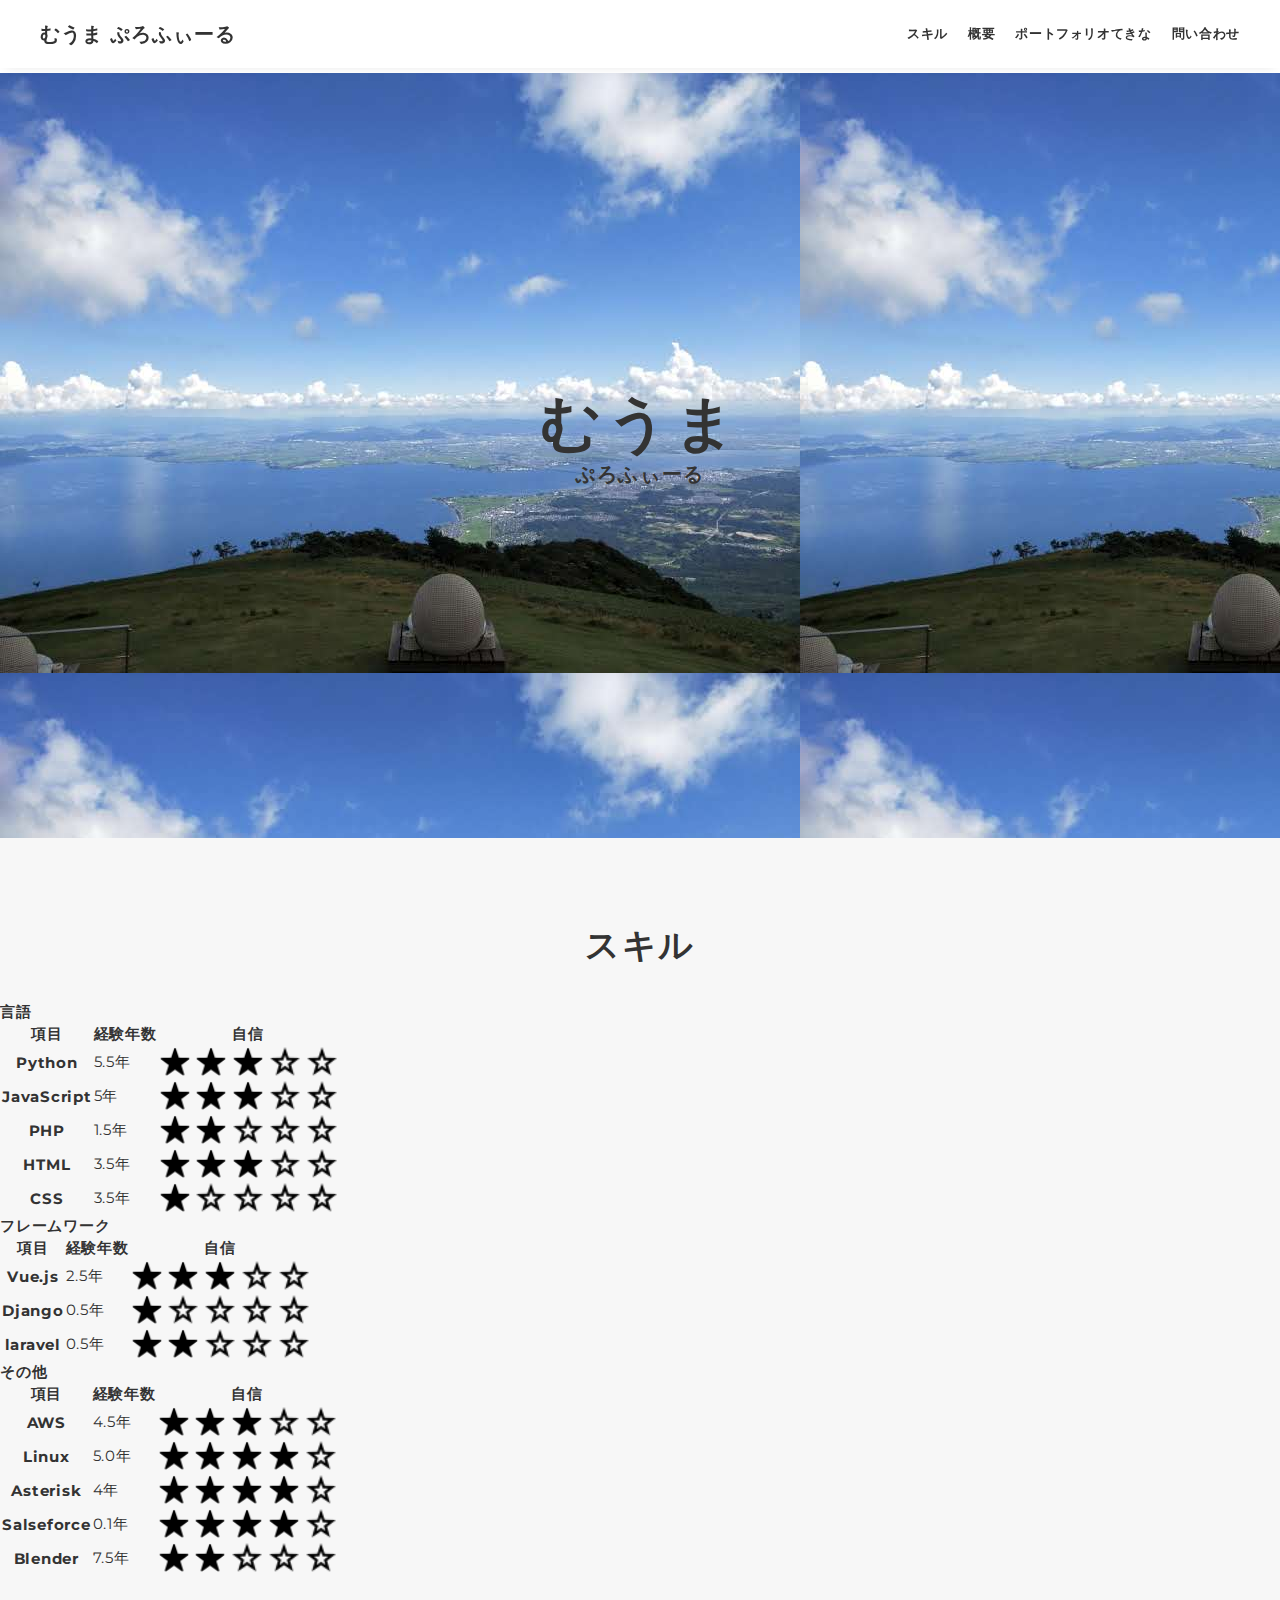
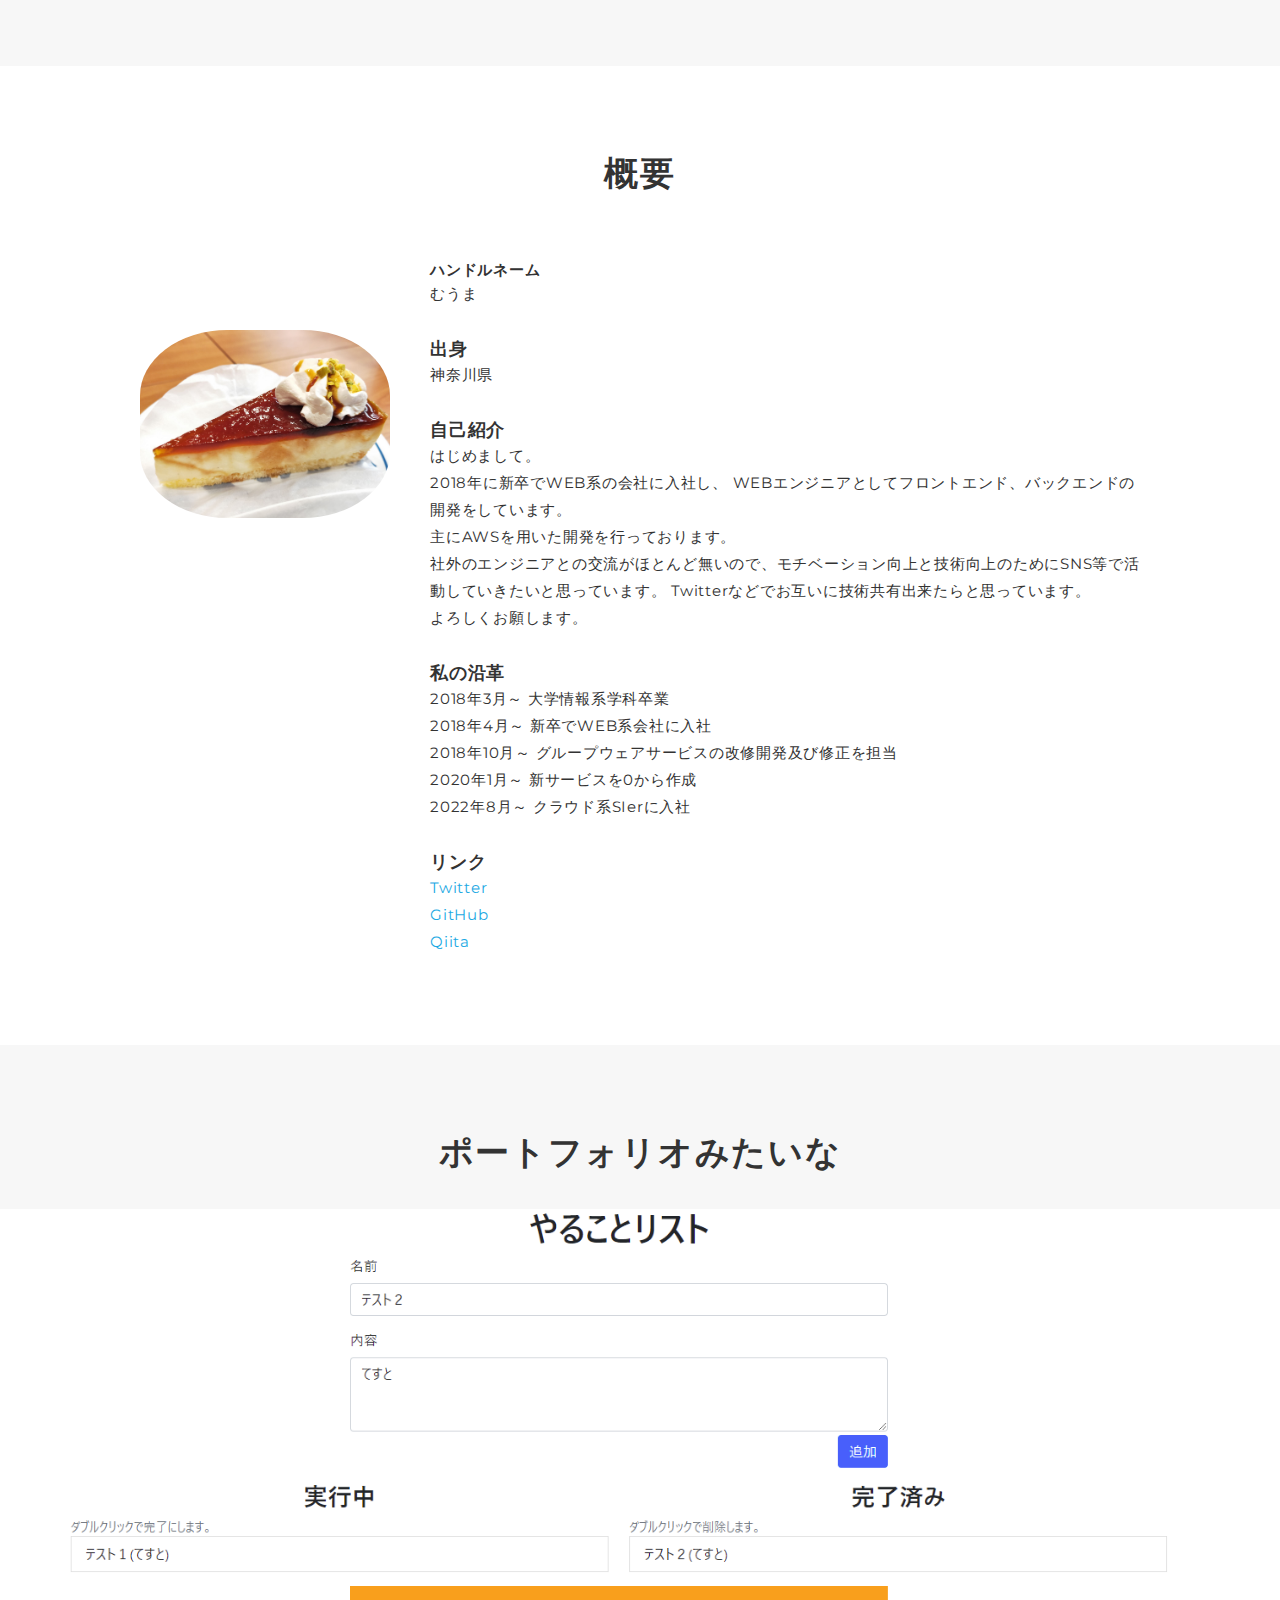
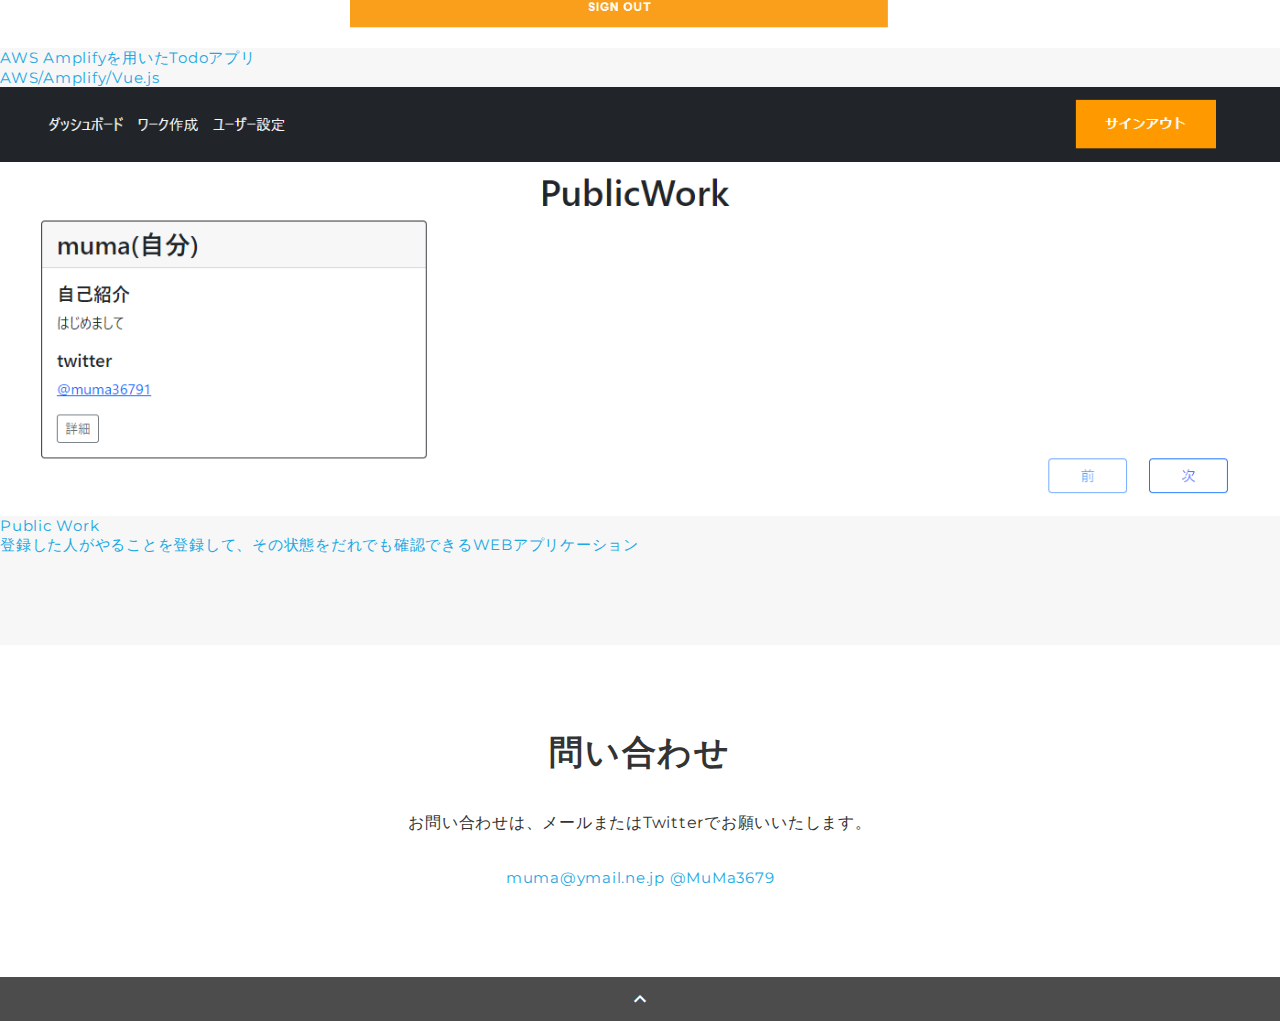
<file: index.html>
<!DOCTYPE html>
<html>
<head>
    <meta charset="utf-8">
    <meta name="viewport" content="width=device-width,initial-scale=1">
    <meta property='og:type' content='website'>
    <meta property='og:title' content='むうま ぷろふぃーる'>
    <meta property='og:description' content='むうま ぷろふぃーる'>
    <meta property="og:image" content="img/profile.png">
    <meta name="description" content="むうま ぷろふぃーるです" />
    <title>むうま ぷろふぃーる</title>
    <link rel="preconnect" href="https://fonts.gstatic.com">
    <link href="https://fonts.googleapis.com/css2?family=Montserrat:wght@400;700&display=swap" rel="stylesheet">
    <link href="https://fonts.googleapis.com/css?family=Material+Icons+Outlined" rel="stylesheet">
    <link href="css/ress.css" media="all" rel="stylesheet" type="text/css" />
    <link href="css/style.css" media="all" rel="stylesheet" type="text/css" />
    <link rel="shortcut icon" href="img/profile.jpg" />
    <link href="https://cdn.jsdelivr.net/npm/bootstrap@5.0.2/dist/css/bootstrap.min.css" rel="stylesheet" integrity="sha384-EVSTQN3/azprG1Anm3QDgpJLIm9Nao0Yz1ztcQTwFspd3yD65VohhpuuCOmLASjC" crossorigin="anonymous">

    <!-- Global site tag (gtag.js) - Google Analytics -->
    <script async src="https://www.googletagmanager.com/gtag/js?id=G-L1NSP0YT8J"></script>
    <script>
        window.dataLayer = window.dataLayer || [];
        function gtag(){dataLayer.push(arguments);}
        gtag('js', new Date());

        gtag('config', 'G-L1NSP0YT8J');
    </script>

    <!-- AWS - Cloud Watch RUM -->
    <script>
        (function(n,i,v,r,s,c,x,z){x=window.AwsRumClient={q:[],n:n,i:i,v:v,r:r,c:c};window[n]=function(c,p){x.q.push({c:c,p:p});};z=document.createElement('script');z.async=true;z.src=s;document.head.insertBefore(z,document.head.getElementsByTagName('script')[0]);})(
        'cwr',
        '2c675976-ce2d-4c53-8d15-70b657448004',
        '1.0.0',
        'ap-northeast-1',
        'https://client.rum.us-east-1.amazonaws.com/1.5.x/cwr.js',
        {
            sessionSampleRate: 1,
            guestRoleArn: "arn:aws:iam::003125768899:role/RUM-Monitor-ap-northeast-1-003125768899-9618182926561-Unauth",
            identityPoolId: "ap-northeast-1:163bd026-8550-4980-a678-c7b142654886",
            endpoint: "https://dataplane.rum.ap-northeast-1.amazonaws.com",
            telemetries: ["performance","errors","http"],
            allowCookies: true,
            enableXRay: false
        }
        );
  </script>
</head>

<body>
    <div class="wrapper">

    <!-- header -->
    <header class="header ">
        <div class="container">
            <h1 class="header-logo">
                <a href=".">むうま ぷろふぃーる</a>
            </h1>
            <nav class="gnav">
                <ul class="gnav-list">
                    <li class="gnav-item"><a href="#skill">スキル</a></li>
                    <li class="gnav-item"><a href="#about">概要</a></li>
                    <li class="gnav-item"><a href="#works">ポートフォリオてきな</a></li>
                    <li class="gnav-item"><a href="#contact">問い合わせ</a></li>
                </ul>
            </nav>
        </div>
    </header>
    <!-- /header -->

        <main class="content">

            <!-- mv -->
            <div class="mv" style="background: url(./img/top.jpg);">
                <div class="mv-container">
                    <p class="mv-title">むうま</p>
                    <p class="mv-subtitle">ぷろふぃーる</p>
                </div>
            </div>
            <!-- /mv -->

            <!-- skill -->
            <section class="skill section" id="skill">
                <h2 class="title">スキル</h2>
                <div class="row justify-content-center">
                    <div class="col-md-8 col-xs-12">
                        <div class="card mb-4 rounded-3 shadow-sm">
                            <div class="card-header py-3">
                                <h4 class="my-0 fw-normal">言語</h4>
                            </div>
                            <div class="card-body">
                                <ul class="list-unstyled mt-3 mb-4">
                                    <table class="table table-borderless">
                                        <thead>
                                            <tr>
                                                <th scope="col" class="w-40">項目</th>
                                                <th scope="col" class="w-20">経験年数</th>
                                                <th scope="col" class="w-40">自信</th>
                                            </tr>
                                        </thead>
                                        <tbody>
                                            <tr>
                                                <th scope="row">Python</th>
                                                <td>5.5年</td>
                                                <td>
                                                    <img src="./img/black_star.png" width="32" height="32">
                                                    <img src="./img/black_star.png" width="32" height="32">
                                                    <img src="./img/black_star.png" width="32" height="32">
                                                    <img src="./img/white_start.png" width="32" height="32">
                                                    <img src="./img/white_start.png" width="32" height="32">
                                                </td>
                                            </tr>
                                             <tr>
                                                <th scope="row">JavaScript</th>
                                                <td>5年</td>
                                                <td>
                                                    <img src="./img/black_star.png" width="32" height="32">
                                                    <img src="./img/black_star.png" width="32" height="32">
                                                    <img src="./img/black_star.png" width="32" height="32">
                                                    <img src="./img/white_start.png" width="32" height="32">
                                                    <img src="./img/white_start.png" width="32" height="32">
                                                </td>
                                            </tr>
                                            <tr>
                                                <th scope="row">PHP</th>
                                                <td>1.5年</td>
                                                <td>
                                                    <img src="./img/black_star.png" width="32" height="32">
                                                    <img src="./img/black_star.png" width="32" height="32">
                                                    <img src="./img/white_start.png" width="32" height="32">
                                                    <img src="./img/white_start.png" width="32" height="32">
                                                    <img src="./img/white_start.png" width="32" height="32">
                                                </td>
                                            </tr>
                                            <tr>
                                                <th scope="row">HTML</th>
                                                <td>3.5年
                                                <td>
                                                    <img src="./img/black_star.png" width="32" height="32">
                                                    <img src="./img/black_star.png" width="32" height="32">
                                                    <img src="./img/black_star.png" width="32" height="32">
                                                    <img src="./img/white_start.png" width="32" height="32">
                                                    <img src="./img/white_start.png" width="32" height="32">
                                                </td>
                                            </tr>
                                            <tr>
                                                <th scope="row">CSS</th>
                                                <td>3.5年
                                                <td>
                                                    <img src="./img/black_star.png" width="32" height="32">
                                                    <img src="./img/white_start.png" width="32" height="32">
                                                    <img src="./img/white_start.png" width="32" height="32">
                                                    <img src="./img/white_start.png" width="32" height="32">
                                                    <img src="./img/white_start.png" width="32" height="32">
                                                </td>
                                            </tr>
                                        </tbody>
                                    </table>
                                </ul>
                            </div>
                        </div>
                    </div>
                </div>
                <div class="row justify-content-center">
                    <div class="col-md-8 col-xs-12">
                        <div class="card mb-4 rounded-3 shadow-sm">
                            <div class="card-header py-3">
                                <h4 class="my-0 fw-normal">フレームワーク</h4>
                            </div>
                            <div class="card-body">
                                <ul class="list-unstyled mt-3 mb-4">
                                    <table class="table table-borderless">
                                        <thead>
                                            <tr>
                                                <th scope="col" class="w-40">項目</th>
                                                <th scope="col" class="w-20">経験年数</th>
                                                <th scope="col" class="w-40">自信</th>
                                            </tr>
                                        </thead>
                                        <tbody>
                                            <tr>
                                                <th scope="row">Vue.js</th>
                                                <td>2.5年</td>
                                                <td>
                                                    <img src="./img/black_star.png" width="32" height="32">
                                                    <img src="./img/black_star.png" width="32" height="32">
                                                    <img src="./img/black_star.png" width="32" height="32">
                                                    <img src="./img/white_start.png" width="32" height="32">
                                                    <img src="./img/white_start.png" width="32" height="32">
                                                </td>
                                            </tr>
                                             <tr>
                                                <th scope="row">Django</th>
                                                <td>0.5年</td>
                                                <td>
                                                    <img src="./img/black_star.png" width="32" height="32">
                                                    <img src="./img/white_start.png" width="32" height="32">
                                                    <img src="./img/white_start.png" width="32" height="32">
                                                    <img src="./img/white_start.png" width="32" height="32">
                                                    <img src="./img/white_start.png" width="32" height="32">
                                                </td>
                                            </tr>
                                            <tr>
                                                <th scope="row">laravel</th>
                                                <td>0.5年</td>
                                                <td>
                                                    <img src="./img/black_star.png" width="32" height="32">
                                                    <img src="./img/black_star.png" width="32" height="32">
                                                    <img src="./img/white_start.png" width="32" height="32">
                                                    <img src="./img/white_start.png" width="32" height="32">
                                                    <img src="./img/white_start.png" width="32" height="32">
                                                </td>
                                            </tr>
                                        </tbody>
                                    </table>
                                </ul>
                            </div>
                        </div>
                    </div>
                </div>
                <div class="row justify-content-center">
                    <div class="col-md-8 col-xs-12">
                        <div class="card mb-4 rounded-3 shadow-sm">
                            <div class="card-header py-3">
                                <h4 class="my-0 fw-normal">その他</h4>
                            </div>
                            <div class="card-body">
                                <ul class="list-unstyled mt-3 mb-4">
                                    <table class="table table-borderless">
                                        <thead>
                                            <tr>
                                                <th scope="col" class="w-40">項目</th>
                                                <th scope="col" class="w-20">経験年数</th>
                                                <th scope="col" class="w-40">自信</th>
                                            </tr>
                                        </thead>
                                        <tbody>
                                            <tr>
                                                <th scope="row">AWS</th>
                                                <td>4.5年</td>
                                                <td>
                                                    <img src="./img/black_star.png" width="32" height="32">
                                                    <img src="./img/black_star.png" width="32" height="32">
                                                    <img src="./img/black_star.png" width="32" height="32">
                                                    <img src="./img/white_start.png" width="32" height="32">
                                                    <img src="./img/white_start.png" width="32" height="32">
                                                </td>
                                            </tr>
                                            <tr>
                                                <th scope="row">Linux</th>
                                                <td>5.0年</td>
                                                <td>
                                                    <img src="./img/black_star.png" width="32" height="32">
                                                    <img src="./img/black_star.png" width="32" height="32">
                                                    <img src="./img/black_star.png" width="32" height="32">
                                                    <img src="./img/black_star.png" width="32" height="32">
                                                    <img src="./img/white_start.png" width="32" height="32">
                                                </td>
                                            </tr>
                                             <tr>
                                                <th scope="row">Asterisk</th>
                                                <td>4年</td>
                                                <td>
                                                    <img src="./img/black_star.png" width="32" height="32">
                                                    <img src="./img/black_star.png" width="32" height="32">
                                                    <img src="./img/black_star.png" width="32" height="32">
                                                    <img src="./img/black_star.png" width="32" height="32">
                                                    <img src="./img/white_start.png" width="32" height="32">
                                                </td>
                                            </tr>
                                            <tr>
                                                <th scope="row">Salseforce</th>
                                                <td>0.1年</td>
                                                <td>
                                                    <img src="./img/black_star.png" width="32" height="32">
                                                    <img src="./img/black_star.png" width="32" height="32">
                                                    <img src="./img/black_star.png" width="32" height="32">
                                                    <img src="./img/black_star.png" width="32" height="32">
                                                    <img src="./img/white_start.png" width="32" height="32">
                                                </td>
                                            </tr>
                                            <tr>
                                                <th scope="row">Blender</th>
                                                <td>7.5年</td>
                                                <td>
                                                    <img src="./img/black_star.png" width="32" height="32">
                                                    <img src="./img/black_star.png" width="32" height="32">
                                                    <img src="./img/white_start.png" width="32" height="32">
                                                    <img src="./img/white_start.png" width="32" height="32">
                                                    <img src="./img/white_start.png" width="32" height="32">
                                                </td>
                                            </tr>
                                        </tbody>
                                    </table>
                                </ul>
                            </div>
                        </div>
                    </div>
                    
                </div>
            </section>

            <!-- about -->
            <section class="about section" id="about">
                <div class="container">
                    <h2 class="title">概要</h2>
                    <div class="profile">
                        <p class="profile-img">
                            <img src="./img/profile.jpg" alt="aaa">
                        </p>
                        <div class="profile-body">
                            <p>
                                <div class="feature col">
                                    <h4>ハンドルネーム</h4>
                                        <p>
                                            むうま
                                        </p>
                                </div>
                            </p>
                            <p>
                                <div class="feature col">
                                    <h3>出身</h3>
                                        <p>
                                            神奈川県
                                        </p>
                                </div>
                            </p>
                            <p>
                                <div class="feature col">
                                    <h3>自己紹介</h3>
                                        <p>
                                            はじめまして。<br>
                                            2018年に新卒でWEB系の会社に入社し、 WEBエンジニアとしてフロントエンド、バックエンドの開発をしています。<br>
                                            主にAWSを用いた開発を行っております。<br>
                                            社外のエンジニアとの交流がほとんど無いので、モチベーション向上と技術向上のためにSNS等で活動していきたいと思っています。
                                            Twitterなどでお互いに技術共有出来たらと思っています。<br>
                                            よろしくお願します。<br>
                                        </p>
                                </div>
                            </p>
                            <p>
                                <div class="feature col">
                                    <h3>私の沿革</h3>
                                        <p>
                                            2018年3月～ 大学情報系学科卒業<br>
                                            2018年4月～ 新卒でWEB系会社に入社<br>
                                            2018年10月～ グループウェアサービスの改修開発及び修正を担当<br>
                                            2020年1月～ 新サービスを0から作成<br>
                                            2022年8月～ クラウド系SIerに入社<br>
                                        </p>
                                </div>
                            </p>
                            <div class="feature col">
                                <h3>リンク</h3>
                                    <p>
                                        <a href= "https://twitter.com/MuMa3679" >Twitter</a><br>
                                        <a href= "https://github.com/MuMa3679" >GitHub</a><br>
                                        <a href= "https://qiita.com/MuMa3679" >Qiita</a><br>
                                    </p>
                            </div>
                        </div>
                    </div>
                </div>
            </section>
            <!-- /about -->

            <section class="works section" id="works">
                <h2 class="title">ポートフォリオみたいな</h2>
                <div class="row">
                    <div class="row justify-content-center text-center">
                        <div class="col-md-4 col-xs-12">
                            <a class="works-item" href="todo.html">
                                <div class="works-img">
                                    <img src="img/todo_top.png" alt="">
                                </div>
                                <p class="works-name">AWS Amplifyを用いたTodoアプリ</p>
                                <p class="works-info">AWS/Amplify/Vue.js</p>

                            </a>
                        </div>
                        <div class="col-md-4 col-xs-12">
                            <a class="works-item" href="https://master.d1bwipi5s3xr5y.amplifyapp.com">
                                <div class="works-img">
                                    <img src="img/public-work.png" alt="">
                                </div>
                                <p class="works-name">Public Work</p>
                                <p class="works-info">登録した人がやることを登録して、その状態をだれでも確認できるWEBアプリケーション</p>
                            </a>
                        </div>
                    </div>
                </div>
            </section>

            <!-- contact -->
            <section class="contact section" id="contact">
                <div class="container">
                    <h2 class="title">問い合わせ</h2>
                    <p class="lead">
                        お問い合わせは、メールまたはTwitterでお願いいたします。
                    </p>
                    <div class="contact-list">
                        <a href="mailto:muma@ymail.ne.jp">muma@ymail.ne.jp</a>
                        <a class="contact-item" href="https://twitter.com/MuMa3679" target="_blank" rel="noopener">@MuMa3679</a>
                    </div>
                </div>
            </section>
            <!-- /contact -->
            <div class="page-top" id="js-page-top">
                <span class="material-icons-outlined">expand_less</span>
            </div>
        </main>

    </div>
  <script src="https://ajax.googleapis.com/ajax/libs/jquery/3.6.0/jquery.min.js"></script>
  <script type='text/javascript' src="js/script.js"></script>

</body>
</html>
</file>
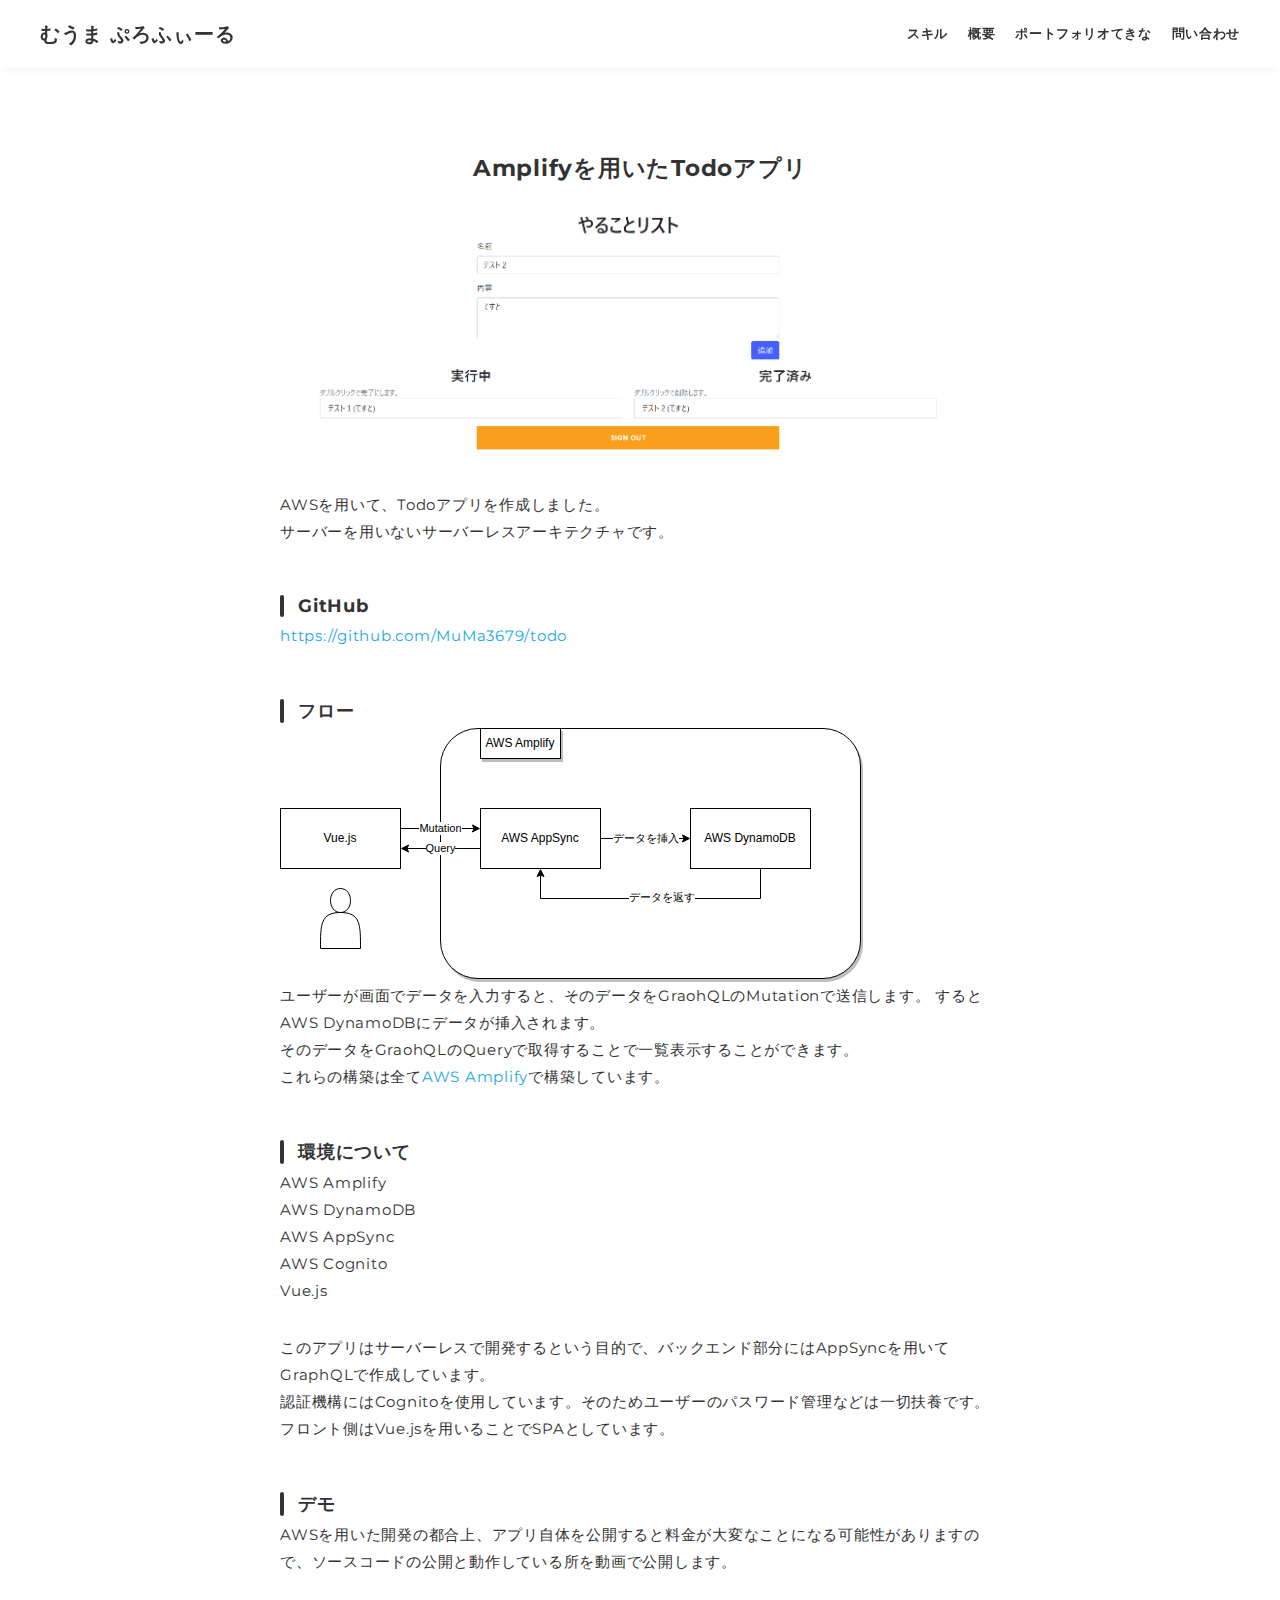
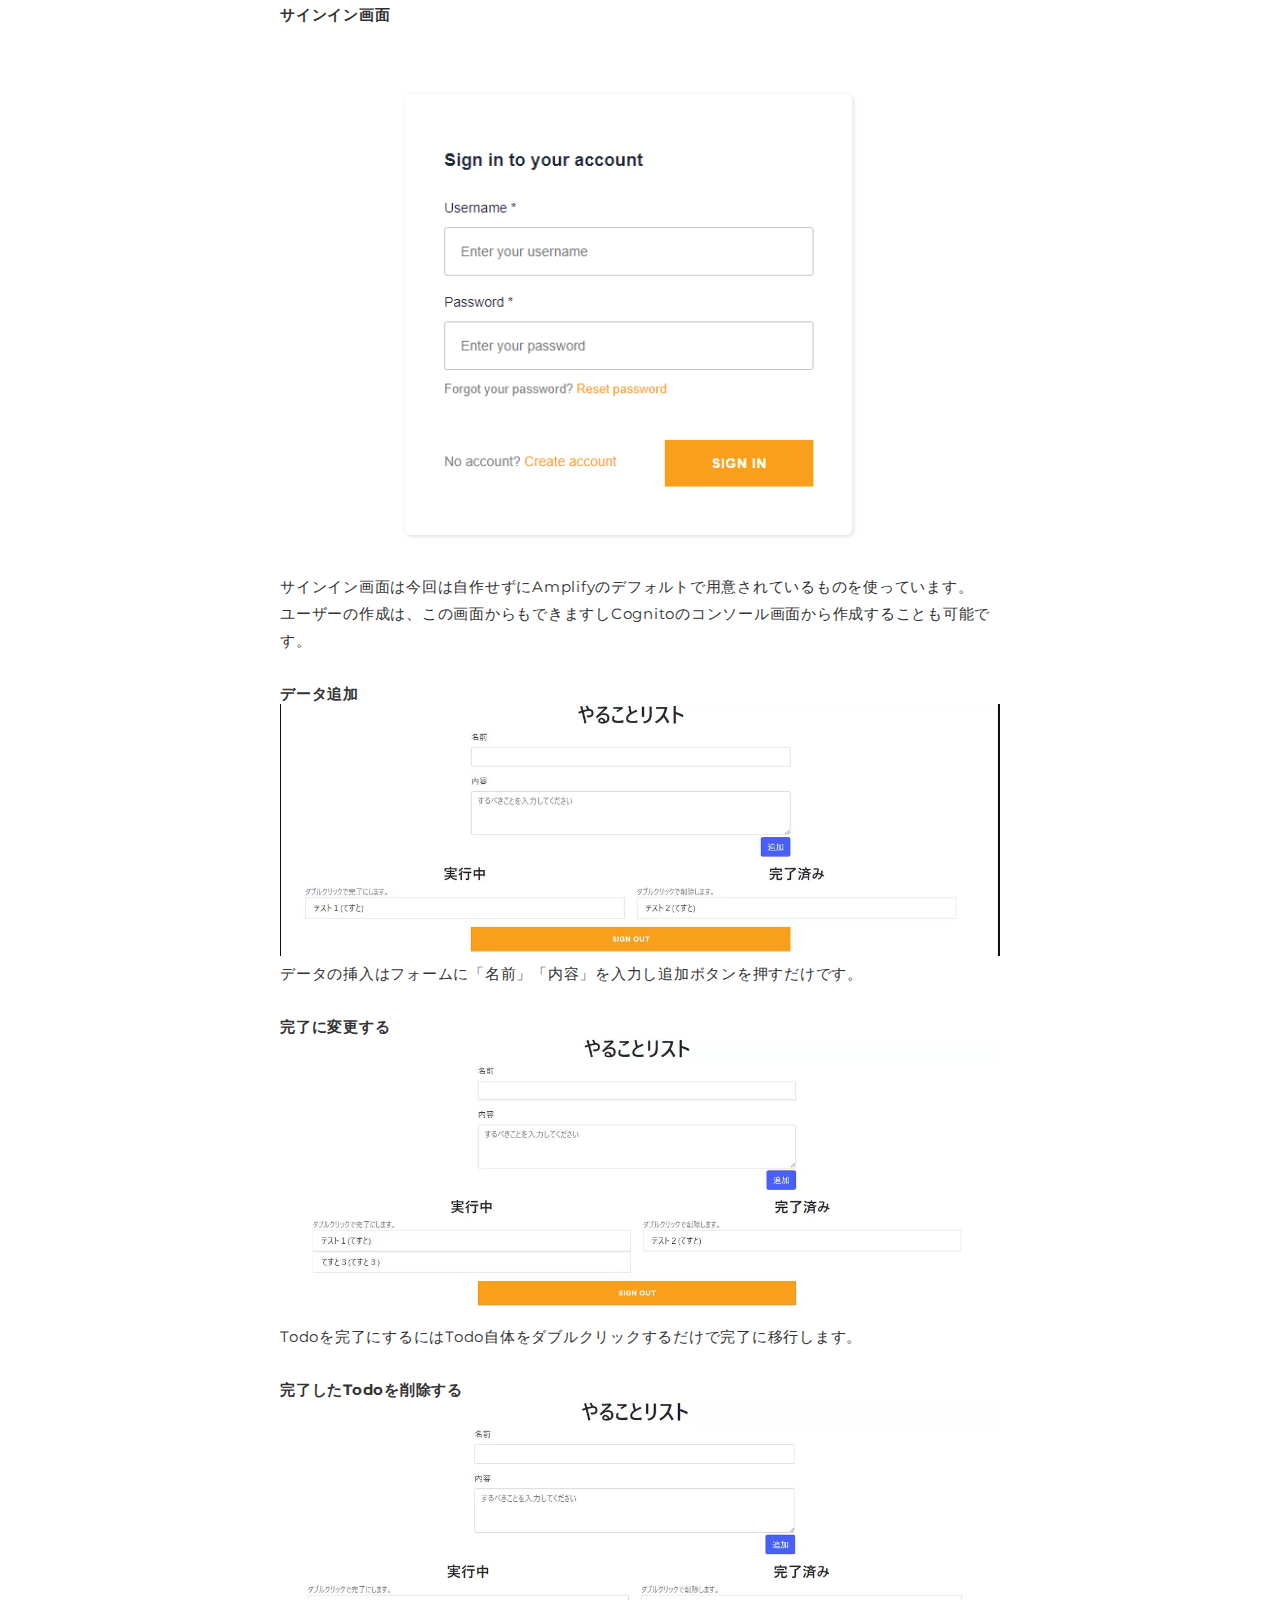
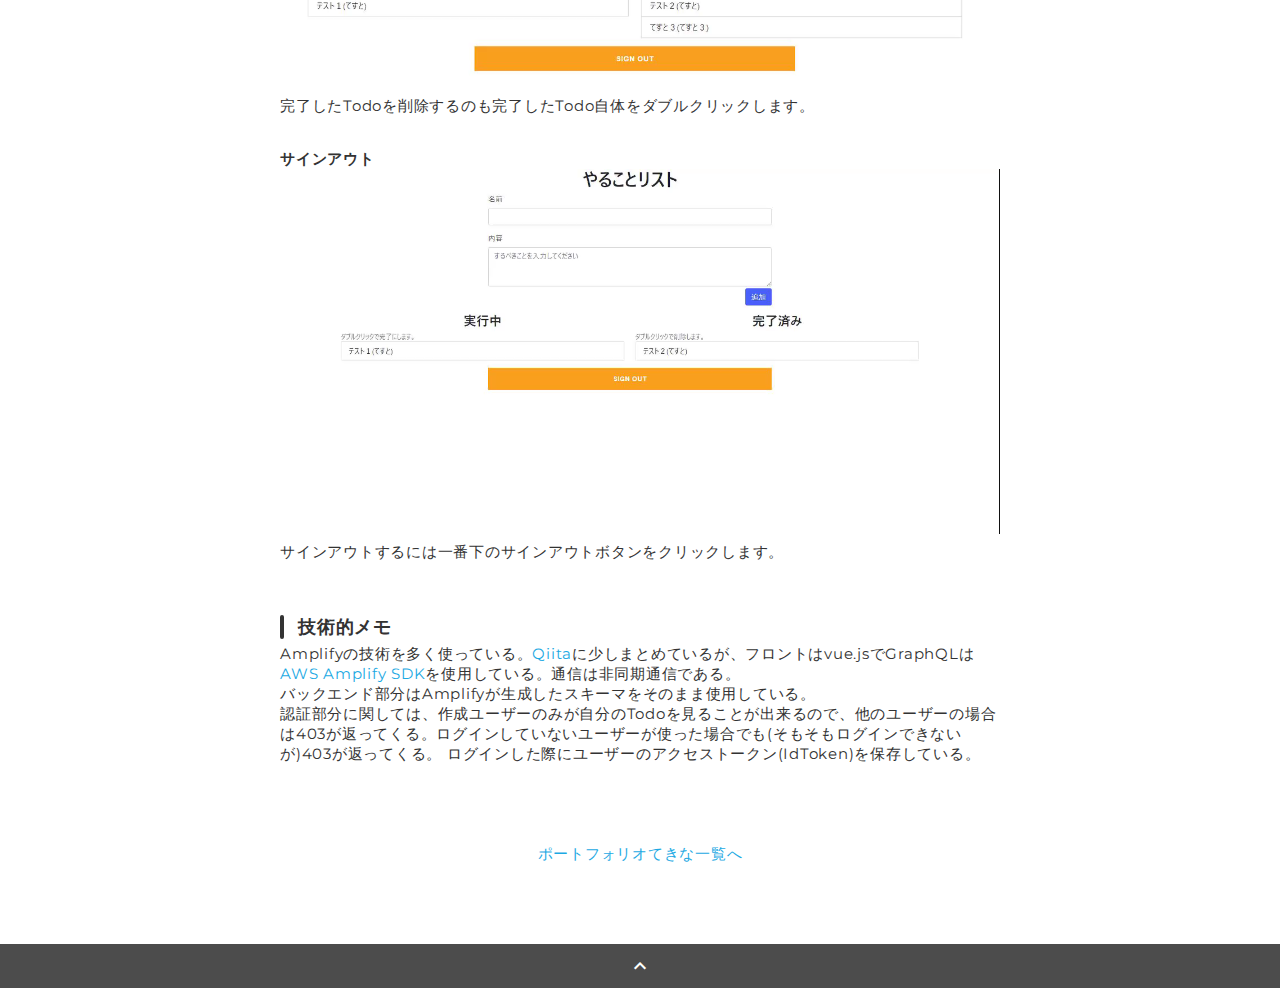
<file: todo.html>
<!DOCTYPE html>
<html>
<head>
    <meta charset="utf-8">
    <meta name="viewport" content="width=device-width,initial-scale=1.0,user-scalable=no">
    <meta property='og:type' content='website'>
    <meta property='og:title' content='むうま Todoアプリ'>
    <meta property='og:description' content='むうま Todoアプリ'>
    <meta property="og:image" content="img/profile.png">
    <meta name="description" content="TARO YAMADAのポートフォリオサイトです" />
    <title>Todoアプリ</title>
    <link href="https://fonts.googleapis.com/css2?family=Montserrat:wght@400;700&display=swap" rel="stylesheet">
    <link href="https://fonts.googleapis.com/css?family=Material+Icons+Outlined" rel="stylesheet">
    <link href="css/ress.css" media="all" rel="stylesheet" type="text/css" />
    <link href="css/style.css" media="all" rel="stylesheet" type="text/css" />
    <link rel="shortcut icon" href="img/profile.jpg" />
    <link href="https://cdn.jsdelivr.net/npm/bootstrap@5.0.2/dist/css/bootstrap.min.css" rel="stylesheet" integrity="sha384-EVSTQN3/azprG1Anm3QDgpJLIm9Nao0Yz1ztcQTwFspd3yD65VohhpuuCOmLASjC" crossorigin="anonymous">

    <!-- Global site tag (gtag.js) - Google Analytics -->
    <script async src="https://www.googletagmanager.com/gtag/js?id=G-L1NSP0YT8J"></script>
    <script>
        window.dataLayer = window.dataLayer || [];
        function gtag(){dataLayer.push(arguments);}
        gtag('js', new Date());

        gtag('config', 'G-L1NSP0YT8J');
    </script>

    <!-- AWS - Cloud Watch RUM -->
    <script>
        (function(n,i,v,r,s,c,x,z){x=window.AwsRumClient={q:[],n:n,i:i,v:v,r:r,c:c};window[n]=function(c,p){x.q.push({c:c,p:p});};z=document.createElement('script');z.async=true;z.src=s;document.head.insertBefore(z,document.head.getElementsByTagName('script')[0]);})(
        'cwr',
        '2c675976-ce2d-4c53-8d15-70b657448004',
        '1.0.0',
        'ap-northeast-1',
        'https://client.rum.us-east-1.amazonaws.com/1.5.x/cwr.js',
        {
            sessionSampleRate: 1,
            guestRoleArn: "arn:aws:iam::003125768899:role/RUM-Monitor-ap-northeast-1-003125768899-9618182926561-Unauth",
            identityPoolId: "ap-northeast-1:163bd026-8550-4980-a678-c7b142654886",
            endpoint: "https://dataplane.rum.ap-northeast-1.amazonaws.com",
            telemetries: ["performance","errors","http"],
            allowCookies: true,
            enableXRay: false
        }
        );
    </script>
</head>

<body>
  <div class="wrapper">

    <!-- header -->
    <header class="header ">
        <div class="container">
            <h1 class="header-logo">
                <a href=".">むうま ぷろふぃーる</a>
            </h1>
            <nav class="gnav">
                <ul class="gnav-list">
                    <li class="gnav-item"><a href="./#skill">スキル</a></li>
                    <li class="gnav-item"><a href="./#about">概要</a></li>
                    <li class="gnav-item"><a href="./#works">ポートフォリオてきな</a></li>
                    <li class="gnav-item"><a href="./#contact">問い合わせ</a></li>
                </ul>
            </nav>
        </div>
    </header>
    <!-- /header -->

    <main class="content">

      <article class="article">
            <div class="article-container">
            <h2 class="article-title">Amplifyを用いたTodoアプリ</h2>
            <div class="article-body">
                <p>
                    <img src="img/todo_top.png" alt="">
                </p>
                <p>
                    AWSを用いて、Todoアプリを作成しました。<br />
                    サーバーを用いないサーバーレスアーキテクチャです。<br />
                </p>

                <h3>GitHub</h3>
                <p><a href="https://github.com/MuMa3679/todo" target="_blank" rel="noopener">https://github.com/MuMa3679/todo</a></p>
                <h3>フロー</h3>
                <img src="img/todo.drawio.svg" alt=""></img>
                <p>
                    ユーザーが画面でデータを入力すると、そのデータをGraohQLのMutationで送信します。
                    するとAWS DynamoDBにデータが挿入されます。<br>
                    そのデータをGraohQLのQueryで取得することで一覧表示することができます。<br>
                    これらの構築は全て<a href="https://aws.amazon.com/jp/amplify/">AWS Amplify</a>で構築しています。
                </p>
                <h3>環境について</h3>
                <p>
                    AWS Amplify<br>
                    AWS DynamoDB<br>
                    AWS AppSync<br>
                    AWS Cognito<br>
                    Vue.js<br>
                </p>
                <p>
                    このアプリはサーバーレスで開発するという目的で、バックエンド部分にはAppSyncを用いてGraphQLで作成しています。<br>
                    認証機構にはCognitoを使用しています。そのためユーザーのパスワード管理などは一切扶養です。<br>
                    フロント側はVue.jsを用いることでSPAとしています。
                </p>

                <h3>デモ</h3>
                <div>
                    <p>
                        AWSを用いた開発の都合上、アプリ自体を公開すると料金が大変なことになる可能性がありますので、ソースコードの公開と動作している所を動画で公開します。
                    </p>
                    <h4>サインイン画面</h4>
                    <img src="img/signin.png" alt="サインイン画面"></img>
                    <p>
                        サインイン画面は今回は自作せずにAmplifyのデフォルトで用意されているものを使っています。<br>
                        ユーザーの作成は、この画面からもできますしCognitoのコンソール画面から作成することも可能です。
                    </p>
                    <h4>データ追加</h4>
                    <video src="mp4/mutation.mp4" loop autoplay muted width="100%"></video>
                    <p>
                        データの挿入はフォームに「名前」「内容」を入力し追加ボタンを押すだけです。
                    </p>
                    <h4>完了に変更する</h4>
                    <video src="mp4/completed.mp4" loop autoplay muted width="100%"></video>
                    <p>
                        Todoを完了にするにはTodo自体をダブルクリックするだけで完了に移行します。
                    </p>
                    <h4>完了したTodoを削除する</h4>
                    <video src="mp4/delete.mp4" loop autoplay muted width="100%"></video>
                    <p>
                        完了したTodoを削除するのも完了したTodo自体をダブルクリックします。
                    </p>
                    <h4>サインアウト</h4>
                    <video src="mp4/signout.mp4" loop autoplay muted width="100%"></video>
                    <p>
                        サインアウトするには一番下のサインアウトボタンをクリックします。
                    </p>
                </div>

                <h3>技術的メモ</h3>
                Amplifyの技術を多く使っている。<a href="https://qiita.com/MuMa3679/items/3bf76d6becb0a5ec8cfa">Qiita</a>に少しまとめているが、フロントはvue.jsでGraphQLは<a href="https://docs.aws.amazon.com/amplify/?id=docs_gateway">AWS Amplify SDK</a>を使用している。通信は非同期通信である。<br>
                バックエンド部分はAmplifyが生成したスキーマをそのまま使用している。<br>
                認証部分に関しては、作成ユーザーのみが自分のTodoを見ることが出来るので、他のユーザーの場合は403が返ってくる。ログインしていないユーザーが使った場合でも(そもそもログインできないが)403が返ってくる。
                ログインした際にユーザーのアクセストークン(IdToken)を保存している。
            </div>
            <div class="home-link">
                <a href="./#works">ポートフォリオてきな一覧へ</a>
            </div>
            </div>
      </article>

      <div class="page-top" id="js-page-top">
        <span class="material-icons-outlined">expand_less</span>
      </div>
    </main>

  </div>
  <script src="https://ajax.googleapis.com/ajax/libs/jquery/3.6.0/jquery.min.js"></script>
  <script type='text/javascript' src="js/script.js"></script>
</body>
</html>
</file>
<file: css/ress.css>
/*!
 * ress.css • v3.0.1
 * MIT License
 * github.com/filipelinhares/ress
 */

/* # =================================================================
   # Global selectors
   # ================================================================= */

html {
  box-sizing: border-box;
  word-break: normal;
  -moz-tab-size: 4;
  tab-size: 4;

  -webkit-text-size-adjust: 100%; /* Prevent adjustments of font size after orientation changes in iOS */
}

*,
::before,
::after {
  box-sizing: inherit;
  background-repeat: no-repeat; /* Set `background-repeat: no-repeat` to all elements and pseudo elements */
}

::before,
::after {
  vertical-align: inherit;
  text-decoration: inherit; /* Inherit text-decoration and vertical align to ::before and ::after pseudo elements */
}

* {
  margin: 0;
  padding: 0; /* Reset `padding` and `margin` of all elements */
}

/* # =================================================================
   # General elements
   # ================================================================= */

hr {
  overflow: visible; /* Show the overflow in Edge and IE */
  height: 0; /* Add the correct box sizing in Firefox */
}

details,
main {
  display: block; /* Render the `main` element consistently in IE. */
}

summary {
  display: list-item; /* Add the correct display in all browsers */
}

small {
  font-size: 80%; /* Set font-size to 80% in `small` elements */
}

[hidden] {
  display: none; /* Add the correct display in IE */
}

abbr[title] {
  /* Add the correct text decoration in Chrome, Edge, IE, Opera, and Safari */
  text-decoration: underline;
  text-decoration: underline dotted;
  border-bottom: none; /* Remove the bottom border in Chrome 57 */
}

a {
  background-color: transparent; /* Remove the gray background on active links in IE 10 */
}

a:active,
a:hover {
  outline-width: 0; /* Remove the outline when hovering in all browsers */
}

code,
kbd,
pre,
samp {
  font-family: monospace, monospace; /* Specify the font family of code elements */
}

pre {
  font-size: 1em; /* Correct the odd `em` font sizing in all browsers */
}

b,
strong {
  font-weight: bolder; /* Add the correct font weight in Chrome, Edge, and Safari */
}

/* https://gist.github.com/unruthless/413930 */
sub,
sup {
  position: relative;
  font-size: 75%;
  line-height: 0;
  vertical-align: baseline;
}

sub {
  bottom: -.25em;
}

sup {
  top: -.5em;
}

/* # =================================================================
   # Forms
   # ================================================================= */

input {
  border-radius: 0;
}

/* Replace pointer cursor in disabled elements */
[disabled] {
  cursor: default;
}

[type="number"]::-webkit-container-spin-button,
[type="number"]::-webkit-outer-spin-button {
  height: auto; /* Correct the cursor style of increment and decrement buttons in Chrome */
}

[type="search"] {
  outline-offset: -2px; /* Correct the outline style in Safari */

  -webkit-appearance: textfield; /* Correct the odd appearance in Chrome and Safari */
}

[type="search"]::-webkit-search-decoration {
  -webkit-appearance: none; /* Remove the container padding in Chrome and Safari on macOS */
}

textarea {
  overflow: auto; /* Internet Explorer 11+ */
  resize: vertical; /* Specify textarea resizability */
}

button,
input,
optgroup,
select,
textarea {
  font: inherit; /* Specify font inheritance of form elements */
}

optgroup {
  font-weight: bold; /* Restore the font weight unset by the previous rule */
}

button {
  overflow: visible; /* Address `overflow` set to `hidden` in IE 8/9/10/11 */
}

button,
select {
  text-transform: none; /* Firefox 40+, Internet Explorer 11- */
}

/* Apply cursor pointer to button elements */
button,
[type="button"],
[type="reset"],
[type="submit"],
[role="button"] {
  cursor: pointer;
  color: inherit;
}

/* Remove container padding and border in Firefox 4+ */
button::-moz-focus-container,
[type="button"]::-moz-focus-container,
[type="reset"]::-moz-focus-container,
[type="submit"]::-moz-focus-container {
  padding: 0;
  border-style: none;
}

/* Replace focus style removed in the border reset above */
button:-moz-focusring,
[type="button"]::-moz-focus-container,
[type="reset"]::-moz-focus-container,
[type="submit"]::-moz-focus-container {
  outline: 1px dotted ButtonText;
}

button,
html [type="button"],
/* Prevent a WebKit bug where (2) destroys native `audio` and `video`controls in Android 4 */
[type="reset"],
[type="submit"] {
  -webkit-appearance: button; /* Correct the inability to style clickable types in iOS */
}

/* Remove the default button styling in all browsers */
button,
input,
select,
textarea {
  border-style: none;
  background-color: transparent;
}

/* Style select like a standard input */
select {
  -webkit-appearance: none; /* Chrome 41+ */
  -moz-appearance: none; /* Firefox 36+ */
}

select::-ms-expand {
  display: none; /* Internet Explorer 11+ */
}

select::-ms-value {
  color: currentColor; /* Internet Explorer 11+ */
}

legend {
  display: table; /* Correct the text wrapping in Edge and IE */
  max-width: 100%; /* Correct the text wrapping in Edge and IE */
  max-width: 100%; /* Correct the text wrapping in Edge 18- and IE */
  white-space: normal; /* Correct the text wrapping in Edge and IE */
  color: inherit; /* Correct the color inheritance from `fieldset` elements in IE */
  border: 0; /* Correct `color` not being inherited in IE 8/9/10/11 */
}

::-webkit-file-upload-button {
  font: inherit; /* Change font properties to `inherit` in Chrome and Safari */
  color: inherit;
  /* Correct the inability to style clickable types in iOS and Safari */

  -webkit-appearance: button;
}

/* # =================================================================
   # Specify media element style
   # ================================================================= */

img {
  border-style: none; /* Remove border when inside `a` element in IE 8/9/10 */
}

/* Add the correct vertical alignment in Chrome, Firefox, and Opera */
progress {
  vertical-align: baseline;
}

/* # =================================================================
   # Accessibility
   # ================================================================= */

/* Hide content from screens but not screenreaders */
@media screen {
  [hidden~="screen"] {
    display: inherit;
  }
  [hidden~="screen"]:not(:active):not(:focus):not(:target) {
    position: absolute !important;
    clip: rect(0 0 0 0) !important;
  }
}

/* Specify the progress cursor of updating elements */
[aria-busy="true"] {
  cursor: progress;
}

/* Specify the pointer cursor of trigger elements */
[aria-controls] {
  cursor: pointer;
}

/* Specify the unstyled cursor of disabled, not-editable, or otherwise inoperable elements */
[aria-disabled] {
  cursor: default;
}
</file>
<file: css/style.css>
body {
  font-family: "Montserrat","Helvetica Neue",Arial,"Hiragino Kaku Gothic ProN","Hiragino Sans",Meiryo,sans-serif;
  font-size: 15px;
  letter-spacing: .05em;
  color: #333;
}

a {
  transition: opacity .3s;
  text-decoration: none;
  color: #1ca9e3;
}

img {
  max-width: 100%;
  height: auto;
  vertical-align: bottom;
  border-style: none;
}

.pc-only {
  display: block;
}

.sp-only {
  display: none;
}

/*--------------------------------
 レイアウト
---------------------------------*/
.wrapper {
  padding-top: 73px;
}

.section {
  padding: 90px 0;
}

.section:nth-of-type(odd) {
  background-color: #f7f7f7;
}

.container {
  max-width: 1340px;
  margin: 0 auto;
  padding: 0 40px;
}

/*--------------------------------
 見出し
---------------------------------*/
.title {
  font-size: 34px;
  font-weight: bold;
  line-height: 1;
  margin-bottom: 40px;
  text-align: center;
  letter-spacing: .05em;
  color: #333;
}

.lead {
  font-size: 16px;
  line-height: 1.8;
  margin-bottom: 30px;
}

/*--------------------------------
ヘッダー
---------------------------------*/
.header {
  position: fixed;
  top: 0;
  z-index: 1;
  width: 100%;
  background-color: #fff;
  box-shadow: 0 5px 10px -6px rgba(0,0,0,.1);
}

.header .container {
  display: flex;
  align-items: center;
  justify-content: space-between;
  padding: 20px 40px;
}

.header-logo {
  font-size: 20px;
  font-weight: bold;
  line-height: 1.2;
  margin-right: 20px;
  letter-spacing: .05em;
}

.header-logo a {
  color: #333;
}

.gnav-list {
  display: flex;
  justify-content: space-between;
  list-style: none;
}

.gnav-item:not(:last-child) {
  margin-right: 20px;
}

.gnav-item a {
  position: relative;
  font-size: 13px;
  font-weight: bold;
  display: inline-block;
  padding: 5px 0;
  transition: .3s;
  letter-spacing: .05em;
  color: #333;
}
.gnav-item a:after {
  position: absolute;
  bottom: 0;
  left: 50%;
  width: 0;
  height: 3px;
  content: "";
  transition: .3s;
  -webkit-transform: translateX(-50%);
  transform: translateX(-50%);
  background-color: #333;
}

.gnav-item a:hover:after {
  width: 100%;
}

/*--------------------------------
 メインビジュアル
---------------------------------*/
.mv {
  display: flex;
  align-items: center;
  justify-content: center;
  height: 85vh;
  text-align: center;
}

.mv-container {
  padding: 0 40px;
}

.mv-title {
  font-size: 60px;
  font-weight: bold;
  line-height: 1.2;
  margin-bottom: 5px;
  letter-spacing: .1em;
}
.mv-subtitle {
  font-size: 20px;
  font-weight: bold;
  line-height: 1;
  margin-bottom: 40px;
  letter-spacing: .08em;
}

.mv-text {
  font-size: 16px;
  line-height: 1.8;
}



/*--------------------------------
 Skill
---------------------------------*/
.skill-list {
  display: flex;
  flex-wrap: wrap;
  justify-content: space-between;
  margin-bottom: -50px;
}

.skill-item {
  display: flex;
  align-items: flex-start;
  justify-content: space-between;
  width: 48%;
  margin-bottom: 50px;
}

.skill-img {
  width: 60px;
  height: auto;
  margin-right: 20px;
}

.skill-body {
  flex: 1;
}

.skill-name {
  margin-bottom: 10px;
}

.skill-text {
  font-size: 14px;
  line-height: 1.8;
}

/*--------------------------------
 About
---------------------------------*/
.profile {
  display: flex;
  flex-wrap: wrap;
  max-width: 1000px;
  margin: 0 auto;
}

.profile-img {
  width: 25%;
  margin-right: 40px;
  margin-top: 100px;
  border-radius: 50%;
}

.profile-img img {
  border-radius: 35%;
}

.profile-body {
  flex: 1;
}

.profile-body p {
  font-size: 15px;
  line-height: 1.8;
}

.profile-body p:not(:last-child) {
  margin-bottom: 30px;
}

/*--------------------------------
 Contact
---------------------------------*/
.contact {
  text-align: center;
}

.contact-item:not(:last-child) {
  margin-right: 10px;
}

.contact-text {
  margin-top: 10px;
}
/*--------------------------------
 ページトップ
---------------------------------*/
.page-top {
  font-weight: bold;
  padding: 10px;
  cursor: pointer;
  text-align: center;
  background-color: #4c4c4c;
}

.page-top .material-icons-outlined {
  vertical-align: bottom;
  color: #fff;
}

/*--------------------------------
 フッター
---------------------------------*/
.footer {
  padding: 30px;
  background-color: #333;
}

.copyright {
  font-size: 10px;
  text-align: center;
  color: #797979;
}

/*--------------------------------
 下層：Worksページ
---------------------------------*/
.article {
  padding: 80px 0;
}

.article-container {
  max-width: 1040px;
  margin: 0 auto;
  padding: 0 20px;
}

.article-title {
  margin-bottom: 30px;
  text-align: center;
}

.article-body {
  max-width: 720px;
  margin: 0 auto;
  margin-bottom: 80px;
}

.article-body h3 {
  position: relative;
  font-size: 18px;
  margin-bottom: 5px;
  padding-left: 1em;
}

.article-body h3:not(:first-child) {
  margin-top: 50px;
}

.article-body h3::before {
  position: absolute;
  top: 0;
  left: 0;
  width: 4px;
  height: 100%;
  content: "";
  border-radius: 3px;
  background-color: #333;
}

.article-body p {
  font-size: 15px;
  line-height: 1.8;
  margin-bottom: 30px;
}

.home-link {
  text-align: center;
}

/*media Queries 767
----------------------------------------------------*/
@media screen and (max-width: 767px) {
  body {
    font-size: 14px;
  }

  .pc-only {
    display: none;
  }

  .sp-only {
    display: block;
  }

  /* 見出し */
  .title {
    font-size: 26px;
    margin-bottom: 20px;
  }

  .lead {
    font-size: 14px;
    line-height: 1.7;
    margin-bottom: 20px;
  }

  /* レイアウト */
  .wrapper {
    padding-top: 57px;
  }

  .section {
    padding: 60px 0;
  }

  .container {
    padding: 0 20px;
  }

  /* ヘッダー */
  .header .container {
    padding: 15px;
  }

  .header-logo {
    font-size: 15px;
    margin-right: 15px;
  }

  .gnav-item:not(:last-child) {
    margin-right: 10px;
  }

  .gnav-item a {
    font-size: 10px;
  }

  .gnav-item a:after {
    display: none;
  }

  /*  メインビジュアル */
  .mv {
    height: 75vh;
  }

  .mv-container {
    padding: 0 20px;
  }

  .mv-title {
    font-size: 30px;
  }
  .mv-subtitle {
    font-size: 16px;
    margin-bottom: 20px;
  }

  .mv-text {
    font-size: 14px;
    line-height: 1.7;
  }


  /* Skill */
  .skill-list {
    display: block;
    margin-bottom: 0;
  }

  .skill-item {
    width: 100%;
    margin-bottom: 35px;
  }

  .skill-item:last-child {
    margin-bottom: 0;
  }

  .skill-name {
    margin-bottom: 5px;
  }

  .skill-text {
    font-size: 13px;
    line-height: 1.7;
  }

  /* About */
  .profile {
    display: block;
  }
  .profile-img {
    width: 150px;
    margin: 0 auto;
    margin-bottom: 25px;
  }

  .profile-body p {
    font-size: 14px;
    line-height: 1.7;
  }

  .profile-body p:not(:last-child) {
    margin-bottom: 20px;
  }

  /* フッター */
  .footer {
    padding: 20px;
  }

  /* 下層ページ */
  .article {
    padding: 50px 0;
  }

  .article-body h3 {
    font-size: 16px;
    padding-left: .8em;
  }

  .article-body h3:not(:first-child) {
    margin-top: 30px;
  }

  .article-body p {
    font-size: 14px;
    line-height: 1.7;
    margin-bottom: 20px;
  }
}
</file>
